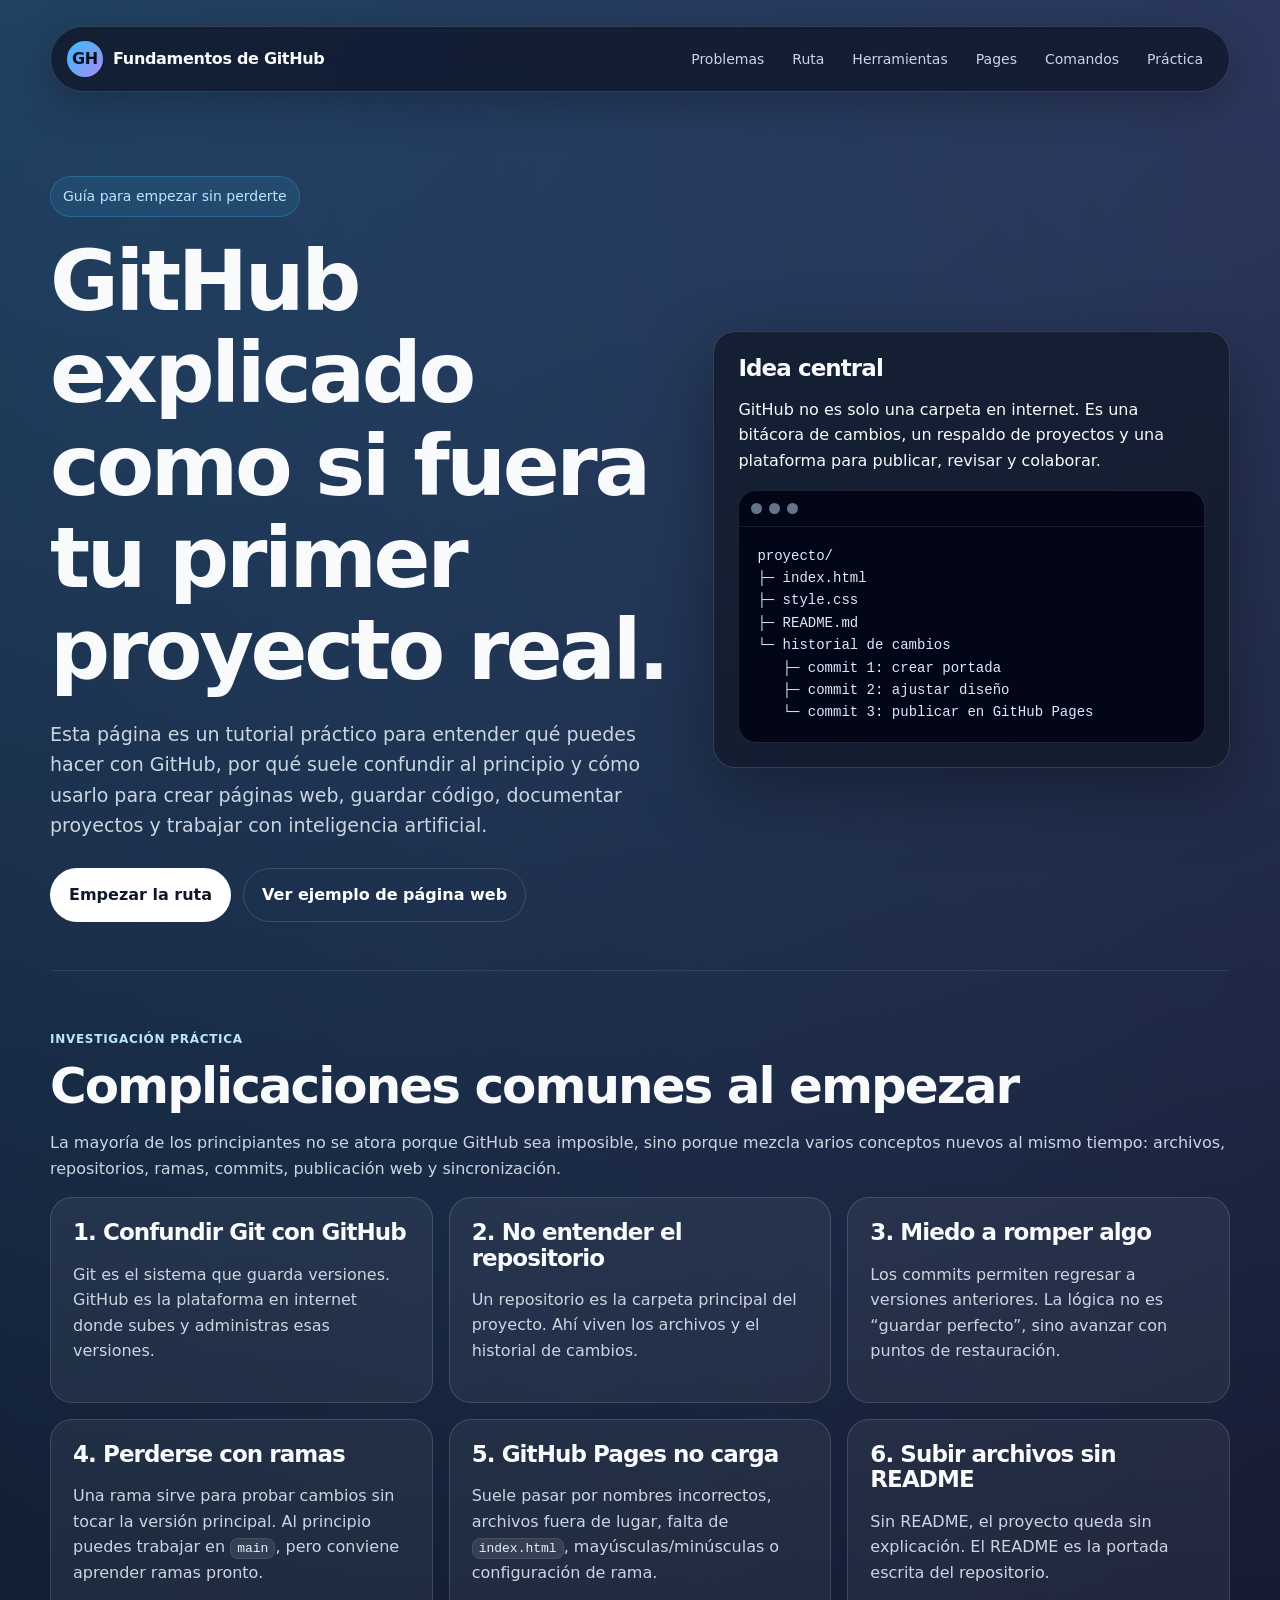
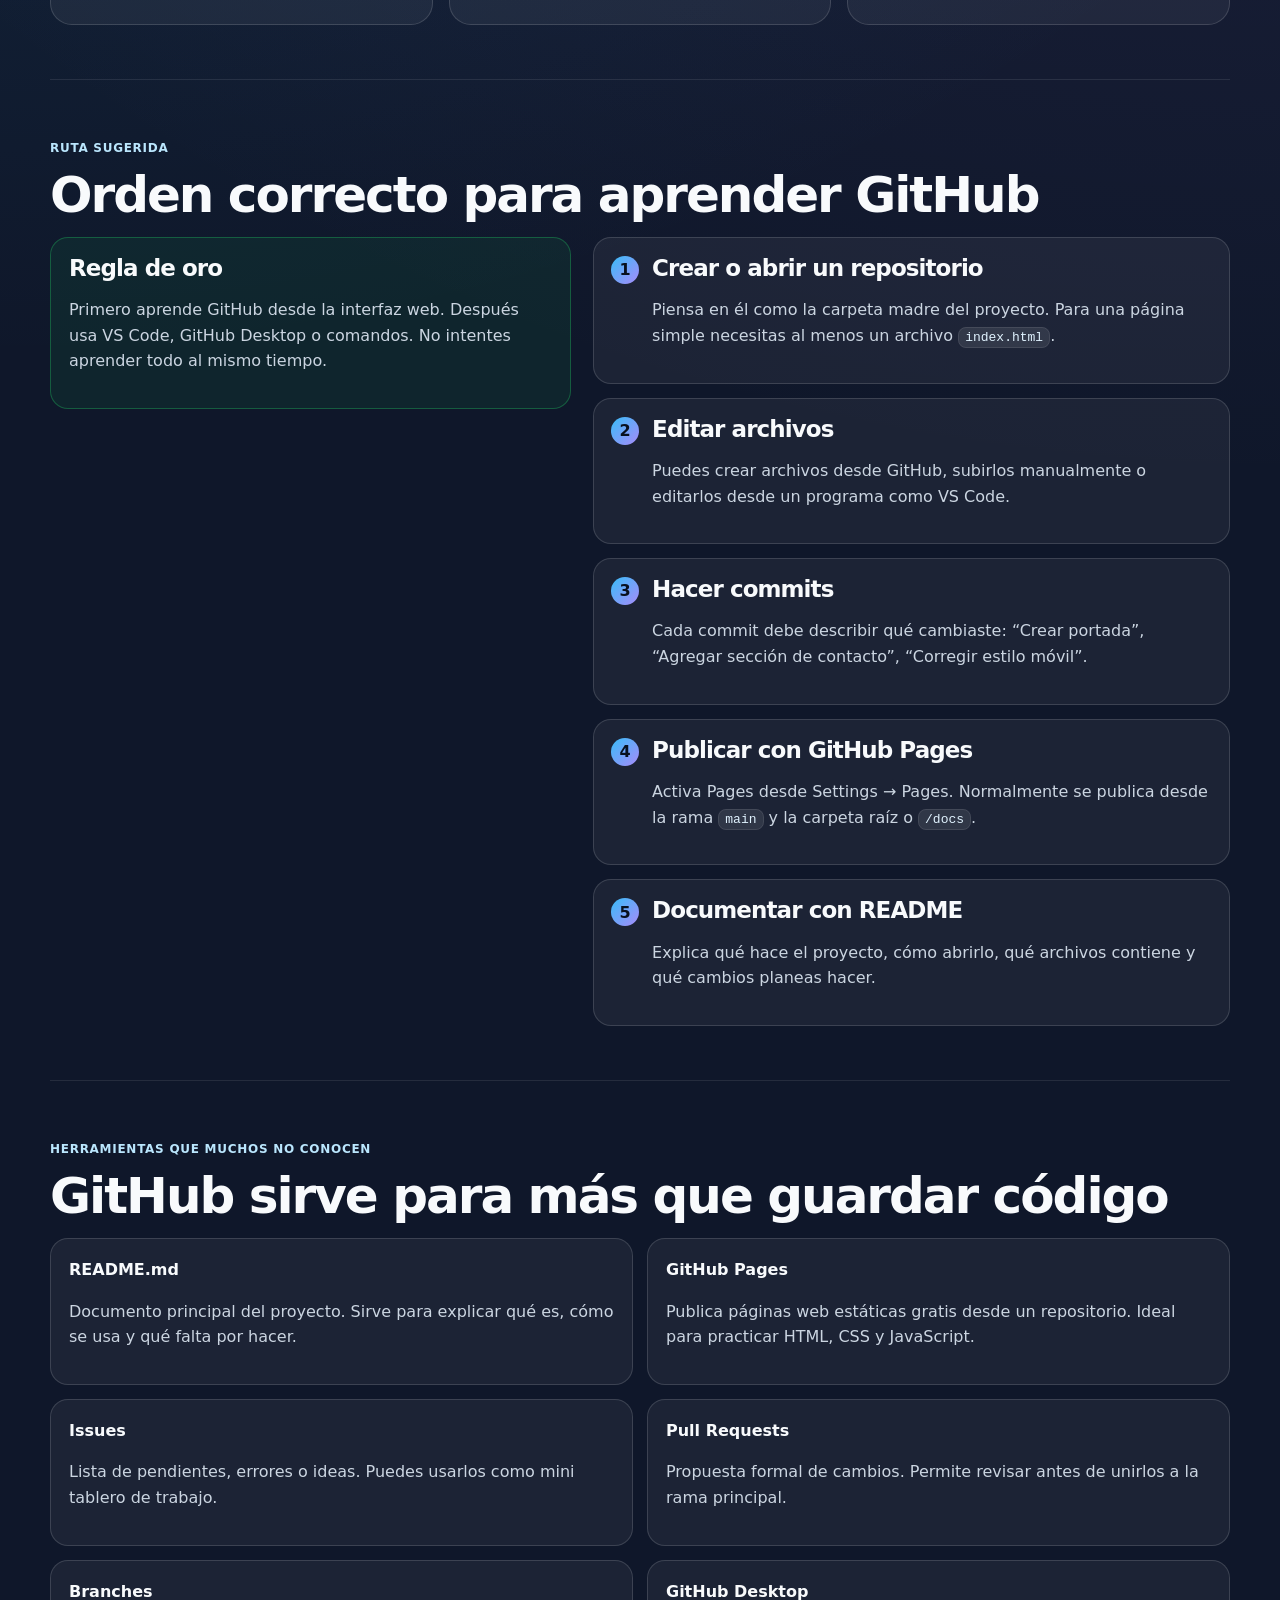
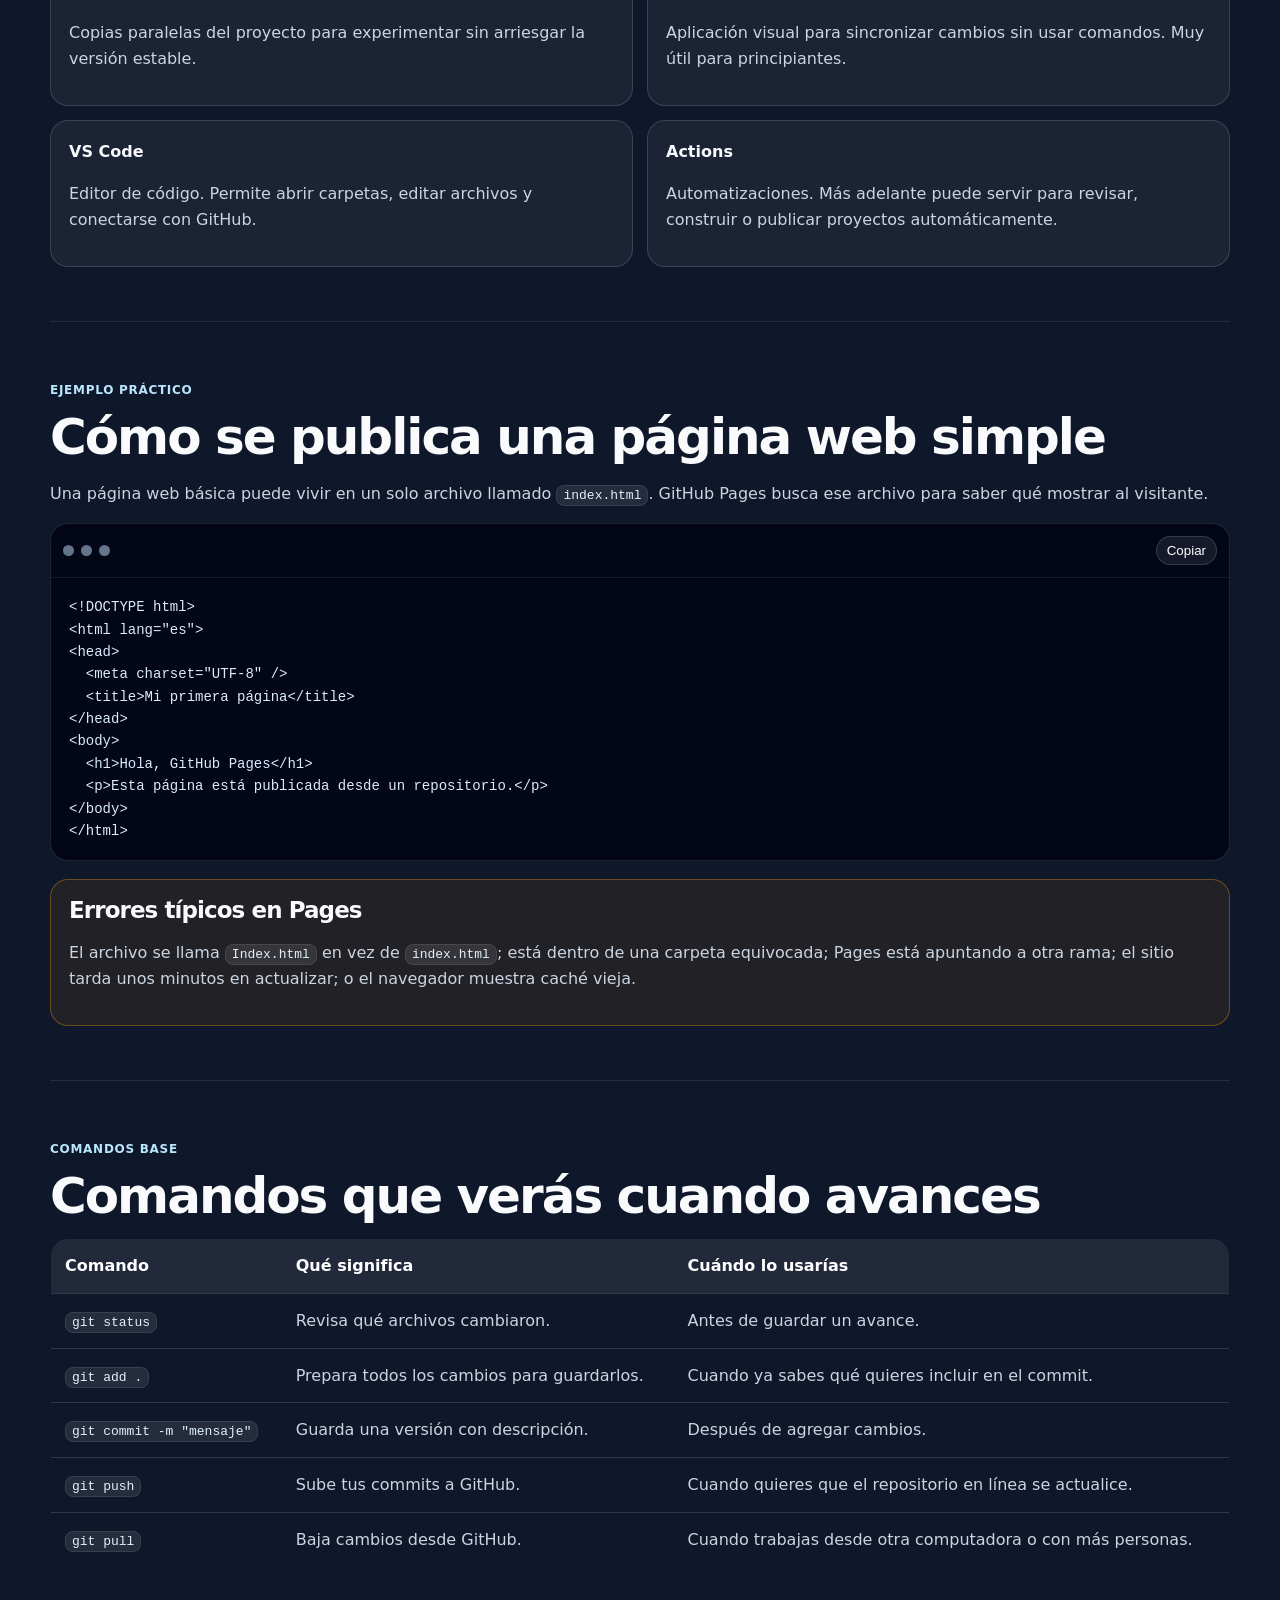
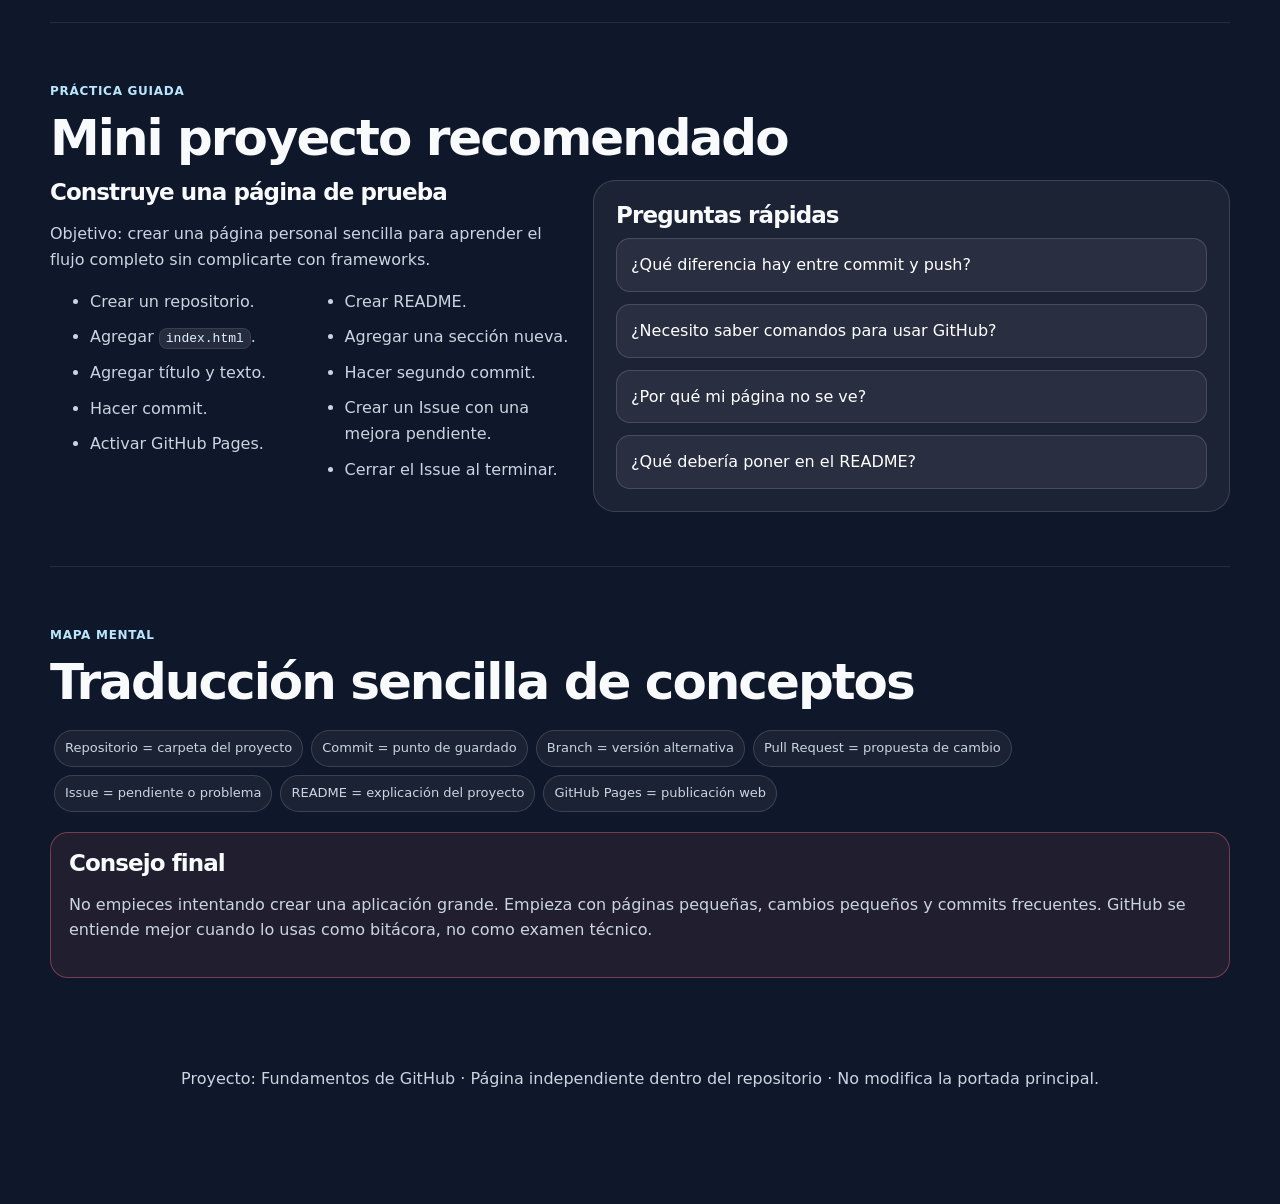
<file: fundamentos-de-github/index.html>
<!DOCTYPE html>
<html lang="es">
<head>
  <meta charset="UTF-8" />
  <meta name="viewport" content="width=device-width, initial-scale=1.0" />
  <title>Fundamentos de GitHub | Guía práctica</title>
  <meta name="description" content="Guía práctica para principiantes: qué es GitHub, repositorios, commits, ramas, README, GitHub Pages, Issues, Pull Requests, errores comunes y herramientas útiles." />
  <style>
    :root{
      --bg:#0f172a;--panel:#111827;--card:#1f2937;--soft:rgba(255,255,255,.07);--line:rgba(255,255,255,.14);
      --text:#f8fafc;--muted:#cbd5e1;--blue:#38bdf8;--purple:#a78bfa;--green:#22c55e;--yellow:#f59e0b;--red:#fb7185;
      --radius:22px;--shadow:0 24px 70px rgba(0,0,0,.35)
    }
    *{box-sizing:border-box}
    html{scroll-behavior:smooth}
    body{
      margin:0;font-family:Inter,ui-sans-serif,system-ui,-apple-system,BlinkMacSystemFont,"Segoe UI",sans-serif;
      background:radial-gradient(circle at top left,rgba(56,189,248,.22),transparent 32%),
                 radial-gradient(circle at top right,rgba(167,139,250,.18),transparent 34%),var(--bg);
      color:var(--text);line-height:1.6
    }
    a{color:inherit}.wrap{width:min(1180px,calc(100% - 32px));margin:auto;padding:26px 0 80px}
    .nav{
      position:sticky;top:14px;z-index:5;display:flex;align-items:center;justify-content:space-between;gap:18px;
      padding:13px 16px;border:1px solid var(--line);border-radius:999px;background:rgba(15,23,42,.78);
      backdrop-filter:blur(14px);box-shadow:0 12px 40px rgba(0,0,0,.25)
    }
    .brand{display:flex;align-items:center;gap:10px;font-weight:900;letter-spacing:-.02em}
    .mark{width:36px;height:36px;border-radius:50%;display:grid;place-items:center;background:linear-gradient(135deg,var(--blue),var(--purple));color:#07111f}
    .links{display:flex;gap:8px;flex-wrap:wrap;justify-content:flex-end}
    .links a{text-decoration:none;color:var(--muted);font-size:14px;padding:8px 10px;border-radius:999px}
    .links a:hover{background:var(--soft);color:#fff}
    .hero{display:grid;grid-template-columns:1.1fr .9fr;gap:32px;align-items:center;padding:84px 0 48px}
    .eyebrow{display:inline-flex;gap:8px;align-items:center;padding:8px 12px;border:1px solid rgba(56,189,248,.25);border-radius:999px;background:rgba(56,189,248,.1);color:#bae6fd;font-size:14px;margin-bottom:18px}
    h1,h2,h3{margin:0;line-height:1.1;letter-spacing:-.04em}
    h1{font-size:clamp(40px,8vw,84px)}
    h2{font-size:clamp(30px,5vw,50px);margin-bottom:14px}
    h3{font-size:23px;margin-bottom:10px}
    .lead{font-size:19px;color:var(--muted);max-width:720px;margin:22px 0 28px}
    .actions{display:flex;gap:12px;flex-wrap:wrap}
    .btn{display:inline-flex;align-items:center;justify-content:center;text-decoration:none;border-radius:999px;padding:13px 18px;font-weight:800;border:1px solid var(--line);background:#fff;color:#0f172a}
    .btn.secondary{background:transparent;color:#fff}.btn:hover{transform:translateY(-1px)}
    .hero-card{border:1px solid var(--line);background:rgba(17,24,39,.74);border-radius:var(--radius);padding:24px;box-shadow:var(--shadow)}
    .terminal{background:#020617;border:1px solid rgba(255,255,255,.12);border-radius:18px;overflow:hidden}
    .bar{display:flex;gap:7px;padding:12px;border-bottom:1px solid rgba(255,255,255,.08);align-items:center}
    .dot{width:11px;height:11px;border-radius:50%;background:#64748b}
    .code{padding:18px;font-family:ui-monospace,SFMono-Regular,Menlo,Consolas,monospace;font-size:14px;color:#dbeafe;white-space:pre-wrap;overflow:auto}
    .grid{display:grid;grid-template-columns:repeat(3,1fr);gap:16px}
    .card{border:1px solid var(--line);background:rgba(255,255,255,.055);border-radius:var(--radius);padding:22px}
    .card p,.section p,li{color:var(--muted)}
    .tag{display:inline-block;font-size:12px;font-weight:900;letter-spacing:.06em;text-transform:uppercase;color:#bae6fd;margin-bottom:10px}
    .section{padding:54px 0;border-top:1px solid rgba(255,255,255,.09)}
    .two{display:grid;grid-template-columns:.9fr 1.1fr;gap:22px;align-items:start}
    .steps{counter-reset:step;display:grid;gap:14px}
    .step{position:relative;border:1px solid var(--line);background:rgba(255,255,255,.055);border-radius:18px;padding:18px 18px 18px 58px}
    .step:before{counter-increment:step;content:counter(step);position:absolute;left:17px;top:18px;width:28px;height:28px;border-radius:50%;display:grid;place-items:center;background:linear-gradient(135deg,var(--blue),var(--purple));color:#08111f;font-weight:900}
    .callout{border:1px solid rgba(245,158,11,.35);background:rgba(245,158,11,.08);border-radius:18px;padding:18px}.ok{border-color:rgba(34,197,94,.35);background:rgba(34,197,94,.08)}
    .danger{border-color:rgba(251,113,133,.38);background:rgba(251,113,133,.08)}
    .table{width:100%;border-collapse:collapse;overflow:hidden;border-radius:18px;border:1px solid var(--line)}
    .table th,.table td{text-align:left;padding:14px;border-bottom:1px solid var(--line);vertical-align:top}
    .table th{background:rgba(255,255,255,.08);color:#fff}.table td{color:var(--muted)}
    .toolbox{display:grid;grid-template-columns:repeat(2,1fr);gap:14px}
    .tool{border:1px solid var(--line);border-radius:18px;padding:18px;background:rgba(255,255,255,.055)}.tool strong{display:block;margin-bottom:6px}
    .quiz{display:grid;gap:12px}.quiz button{width:100%;text-align:left;border:1px solid var(--line);background:rgba(255,255,255,.06);color:#fff;border-radius:14px;padding:13px 14px;font:inherit;cursor:pointer}
    .quiz button:hover{background:rgba(56,189,248,.13)}.answer{display:none;margin-top:10px;color:#bbf7d0}.answer.show{display:block}
    .checklist{columns:2;column-gap:28px}.checklist li{break-inside:avoid;margin:0 0 10px}
    .footer{padding:34px 0;color:var(--muted);text-align:center}.pill{display:inline-flex;border:1px solid var(--line);border-radius:999px;padding:7px 10px;margin:4px;color:var(--muted);font-size:13px;background:rgba(255,255,255,.05)}
    code.inline{background:rgba(255,255,255,.09);border:1px solid rgba(255,255,255,.09);border-radius:8px;padding:2px 6px;color:#e0f2fe}
    .copy{margin-left:auto;border:1px solid var(--line);border-radius:999px;background:rgba(255,255,255,.08);color:#fff;padding:6px 10px;cursor:pointer}
    @media(max-width:850px){.hero,.two{grid-template-columns:1fr}.grid,.toolbox{grid-template-columns:1fr}.links{display:none}.checklist{columns:1}h1{font-size:42px}}
  </style>
</head>
<body>
  <div class="wrap">
    <nav class="nav" aria-label="Navegación principal">
      <div class="brand"><span class="mark">GH</span> Fundamentos de GitHub</div>
      <div class="links">
        <a href="#problemas">Problemas</a><a href="#ruta">Ruta</a><a href="#herramientas">Herramientas</a><a href="#pages">Pages</a><a href="#comandos">Comandos</a><a href="#practica">Práctica</a>
      </div>
    </nav>

    <header class="hero">
      <div>
        <div class="eyebrow">Guía para empezar sin perderte</div>
        <h1>GitHub explicado como si fuera tu primer proyecto real.</h1>
        <p class="lead">Esta página es un tutorial práctico para entender qué puedes hacer con GitHub, por qué suele confundir al principio y cómo usarlo para crear páginas web, guardar código, documentar proyectos y trabajar con inteligencia artificial.</p>
        <div class="actions">
          <a class="btn" href="#ruta">Empezar la ruta</a>
          <a class="btn secondary" href="#pages">Ver ejemplo de página web</a>
        </div>
      </div>
      <aside class="hero-card">
        <h3>Idea central</h3>
        <p>GitHub no es solo una carpeta en internet. Es una bitácora de cambios, un respaldo de proyectos y una plataforma para publicar, revisar y colaborar.</p>
        <div class="terminal">
          <div class="bar"><span class="dot"></span><span class="dot"></span><span class="dot"></span></div>
          <div class="code">proyecto/
├─ index.html
├─ style.css
├─ README.md
└─ historial de cambios
   ├─ commit 1: crear portada
   ├─ commit 2: ajustar diseño
   └─ commit 3: publicar en GitHub Pages</div>
        </div>
      </aside>
    </header>

    <section id="problemas" class="section">
      <span class="tag">Investigación práctica</span>
      <h2>Complicaciones comunes al empezar</h2>
      <p>La mayoría de los principiantes no se atora porque GitHub sea imposible, sino porque mezcla varios conceptos nuevos al mismo tiempo: archivos, repositorios, ramas, commits, publicación web y sincronización.</p>
      <div class="grid">
        <article class="card"><h3>1. Confundir Git con GitHub</h3><p>Git es el sistema que guarda versiones. GitHub es la plataforma en internet donde subes y administras esas versiones.</p></article>
        <article class="card"><h3>2. No entender el repositorio</h3><p>Un repositorio es la carpeta principal del proyecto. Ahí viven los archivos y el historial de cambios.</p></article>
        <article class="card"><h3>3. Miedo a romper algo</h3><p>Los commits permiten regresar a versiones anteriores. La lógica no es “guardar perfecto”, sino avanzar con puntos de restauración.</p></article>
        <article class="card"><h3>4. Perderse con ramas</h3><p>Una rama sirve para probar cambios sin tocar la versión principal. Al principio puedes trabajar en <code class="inline">main</code>, pero conviene aprender ramas pronto.</p></article>
        <article class="card"><h3>5. GitHub Pages no carga</h3><p>Suele pasar por nombres incorrectos, archivos fuera de lugar, falta de <code class="inline">index.html</code>, mayúsculas/minúsculas o configuración de rama.</p></article>
        <article class="card"><h3>6. Subir archivos sin README</h3><p>Sin README, el proyecto queda sin explicación. El README es la portada escrita del repositorio.</p></article>
      </div>
    </section>

    <section id="ruta" class="section">
      <span class="tag">Ruta sugerida</span>
      <h2>Orden correcto para aprender GitHub</h2>
      <div class="two">
        <div class="callout ok"><h3>Regla de oro</h3><p>Primero aprende GitHub desde la interfaz web. Después usa VS Code, GitHub Desktop o comandos. No intentes aprender todo al mismo tiempo.</p></div>
        <div class="steps">
          <div class="step"><h3>Crear o abrir un repositorio</h3><p>Piensa en él como la carpeta madre del proyecto. Para una página simple necesitas al menos un archivo <code class="inline">index.html</code>.</p></div>
          <div class="step"><h3>Editar archivos</h3><p>Puedes crear archivos desde GitHub, subirlos manualmente o editarlos desde un programa como VS Code.</p></div>
          <div class="step"><h3>Hacer commits</h3><p>Cada commit debe describir qué cambiaste: “Crear portada”, “Agregar sección de contacto”, “Corregir estilo móvil”.</p></div>
          <div class="step"><h3>Publicar con GitHub Pages</h3><p>Activa Pages desde Settings → Pages. Normalmente se publica desde la rama <code class="inline">main</code> y la carpeta raíz o <code class="inline">/docs</code>.</p></div>
          <div class="step"><h3>Documentar con README</h3><p>Explica qué hace el proyecto, cómo abrirlo, qué archivos contiene y qué cambios planeas hacer.</p></div>
        </div>
      </div>
    </section>

    <section id="herramientas" class="section">
      <span class="tag">Herramientas que muchos no conocen</span>
      <h2>GitHub sirve para más que guardar código</h2>
      <div class="toolbox">
        <div class="tool"><strong>README.md</strong><p>Documento principal del proyecto. Sirve para explicar qué es, cómo se usa y qué falta por hacer.</p></div>
        <div class="tool"><strong>GitHub Pages</strong><p>Publica páginas web estáticas gratis desde un repositorio. Ideal para practicar HTML, CSS y JavaScript.</p></div>
        <div class="tool"><strong>Issues</strong><p>Lista de pendientes, errores o ideas. Puedes usarlos como mini tablero de trabajo.</p></div>
        <div class="tool"><strong>Pull Requests</strong><p>Propuesta formal de cambios. Permite revisar antes de unirlos a la rama principal.</p></div>
        <div class="tool"><strong>Branches</strong><p>Copias paralelas del proyecto para experimentar sin arriesgar la versión estable.</p></div>
        <div class="tool"><strong>GitHub Desktop</strong><p>Aplicación visual para sincronizar cambios sin usar comandos. Muy útil para principiantes.</p></div>
        <div class="tool"><strong>VS Code</strong><p>Editor de código. Permite abrir carpetas, editar archivos y conectarse con GitHub.</p></div>
        <div class="tool"><strong>Actions</strong><p>Automatizaciones. Más adelante puede servir para revisar, construir o publicar proyectos automáticamente.</p></div>
      </div>
    </section>

    <section id="pages" class="section">
      <span class="tag">Ejemplo práctico</span>
      <h2>Cómo se publica una página web simple</h2>
      <p>Una página web básica puede vivir en un solo archivo llamado <code class="inline">index.html</code>. GitHub Pages busca ese archivo para saber qué mostrar al visitante.</p>
      <div class="terminal">
        <div class="bar"><span class="dot"></span><span class="dot"></span><span class="dot"></span><button class="copy" onclick="copyCode('htmlExample')">Copiar</button></div>
        <div class="code" id="htmlExample">&lt;!DOCTYPE html&gt;
&lt;html lang="es"&gt;
&lt;head&gt;
  &lt;meta charset="UTF-8" /&gt;
  &lt;title&gt;Mi primera página&lt;/title&gt;
&lt;/head&gt;
&lt;body&gt;
  &lt;h1&gt;Hola, GitHub Pages&lt;/h1&gt;
  &lt;p&gt;Esta página está publicada desde un repositorio.&lt;/p&gt;
&lt;/body&gt;
&lt;/html&gt;</div>
      </div>
      <div class="callout" style="margin-top:18px"><h3>Errores típicos en Pages</h3><p>El archivo se llama <code class="inline">Index.html</code> en vez de <code class="inline">index.html</code>; está dentro de una carpeta equivocada; Pages está apuntando a otra rama; el sitio tarda unos minutos en actualizar; o el navegador muestra caché vieja.</p></div>
    </section>

    <section id="comandos" class="section">
      <span class="tag">Comandos base</span>
      <h2>Comandos que verás cuando avances</h2>
      <table class="table">
        <thead><tr><th>Comando</th><th>Qué significa</th><th>Cuándo lo usarías</th></tr></thead>
        <tbody>
          <tr><td><code class="inline">git status</code></td><td>Revisa qué archivos cambiaron.</td><td>Antes de guardar un avance.</td></tr>
          <tr><td><code class="inline">git add .</code></td><td>Prepara todos los cambios para guardarlos.</td><td>Cuando ya sabes qué quieres incluir en el commit.</td></tr>
          <tr><td><code class="inline">git commit -m "mensaje"</code></td><td>Guarda una versión con descripción.</td><td>Después de agregar cambios.</td></tr>
          <tr><td><code class="inline">git push</code></td><td>Sube tus commits a GitHub.</td><td>Cuando quieres que el repositorio en línea se actualice.</td></tr>
          <tr><td><code class="inline">git pull</code></td><td>Baja cambios desde GitHub.</td><td>Cuando trabajas desde otra computadora o con más personas.</td></tr>
        </tbody>
      </table>
    </section>

    <section id="practica" class="section">
      <span class="tag">Práctica guiada</span>
      <h2>Mini proyecto recomendado</h2>
      <div class="two">
        <div>
          <h3>Construye una página de prueba</h3>
          <p>Objetivo: crear una página personal sencilla para aprender el flujo completo sin complicarte con frameworks.</p>
          <ul class="checklist">
            <li>Crear un repositorio.</li><li>Agregar <code class="inline">index.html</code>.</li><li>Agregar título y texto.</li><li>Hacer commit.</li><li>Activar GitHub Pages.</li><li>Crear README.</li><li>Agregar una sección nueva.</li><li>Hacer segundo commit.</li><li>Crear un Issue con una mejora pendiente.</li><li>Cerrar el Issue al terminar.</li>
          </ul>
        </div>
        <div class="card">
          <h3>Preguntas rápidas</h3>
          <div class="quiz">
            <button onclick="toggleAnswer('a1')">¿Qué diferencia hay entre commit y push?</button><div id="a1" class="answer">Commit guarda una versión en tu historial. Push sube esa versión a GitHub.</div>
            <button onclick="toggleAnswer('a2')">¿Necesito saber comandos para usar GitHub?</button><div id="a2" class="answer">No al inicio. Puedes empezar con la interfaz web o GitHub Desktop. Los comandos ayudan después.</div>
            <button onclick="toggleAnswer('a3')">¿Por qué mi página no se ve?</button><div id="a3" class="answer">Revisa que exista index.html, que Pages esté activado, que estés en la rama correcta y que el nombre del archivo esté en minúsculas.</div>
            <button onclick="toggleAnswer('a4')">¿Qué debería poner en el README?</button><div id="a4" class="answer">Qué hace el proyecto, cómo abrirlo, qué archivos contiene, qué aprendiste y qué falta por mejorar.</div>
          </div>
        </div>
      </div>
    </section>

    <section class="section">
      <span class="tag">Mapa mental</span>
      <h2>Traducción sencilla de conceptos</h2>
      <p><span class="pill">Repositorio = carpeta del proyecto</span><span class="pill">Commit = punto de guardado</span><span class="pill">Branch = versión alternativa</span><span class="pill">Pull Request = propuesta de cambio</span><span class="pill">Issue = pendiente o problema</span><span class="pill">README = explicación del proyecto</span><span class="pill">GitHub Pages = publicación web</span></p>
      <div class="callout danger"><h3>Consejo final</h3><p>No empieces intentando crear una aplicación grande. Empieza con páginas pequeñas, cambios pequeños y commits frecuentes. GitHub se entiende mejor cuando lo usas como bitácora, no como examen técnico.</p></div>
    </section>

    <footer class="footer">Proyecto: Fundamentos de GitHub · Página independiente dentro del repositorio · No modifica la portada principal.</footer>
  </div>

  <script>
    function toggleAnswer(id){document.getElementById(id).classList.toggle('show')}
    function copyCode(id){
      const text=document.getElementById(id).innerText;
      navigator.clipboard.writeText(text).then(()=>alert('Código copiado'))
    }
  </script>
</body>
</html>
</file>
